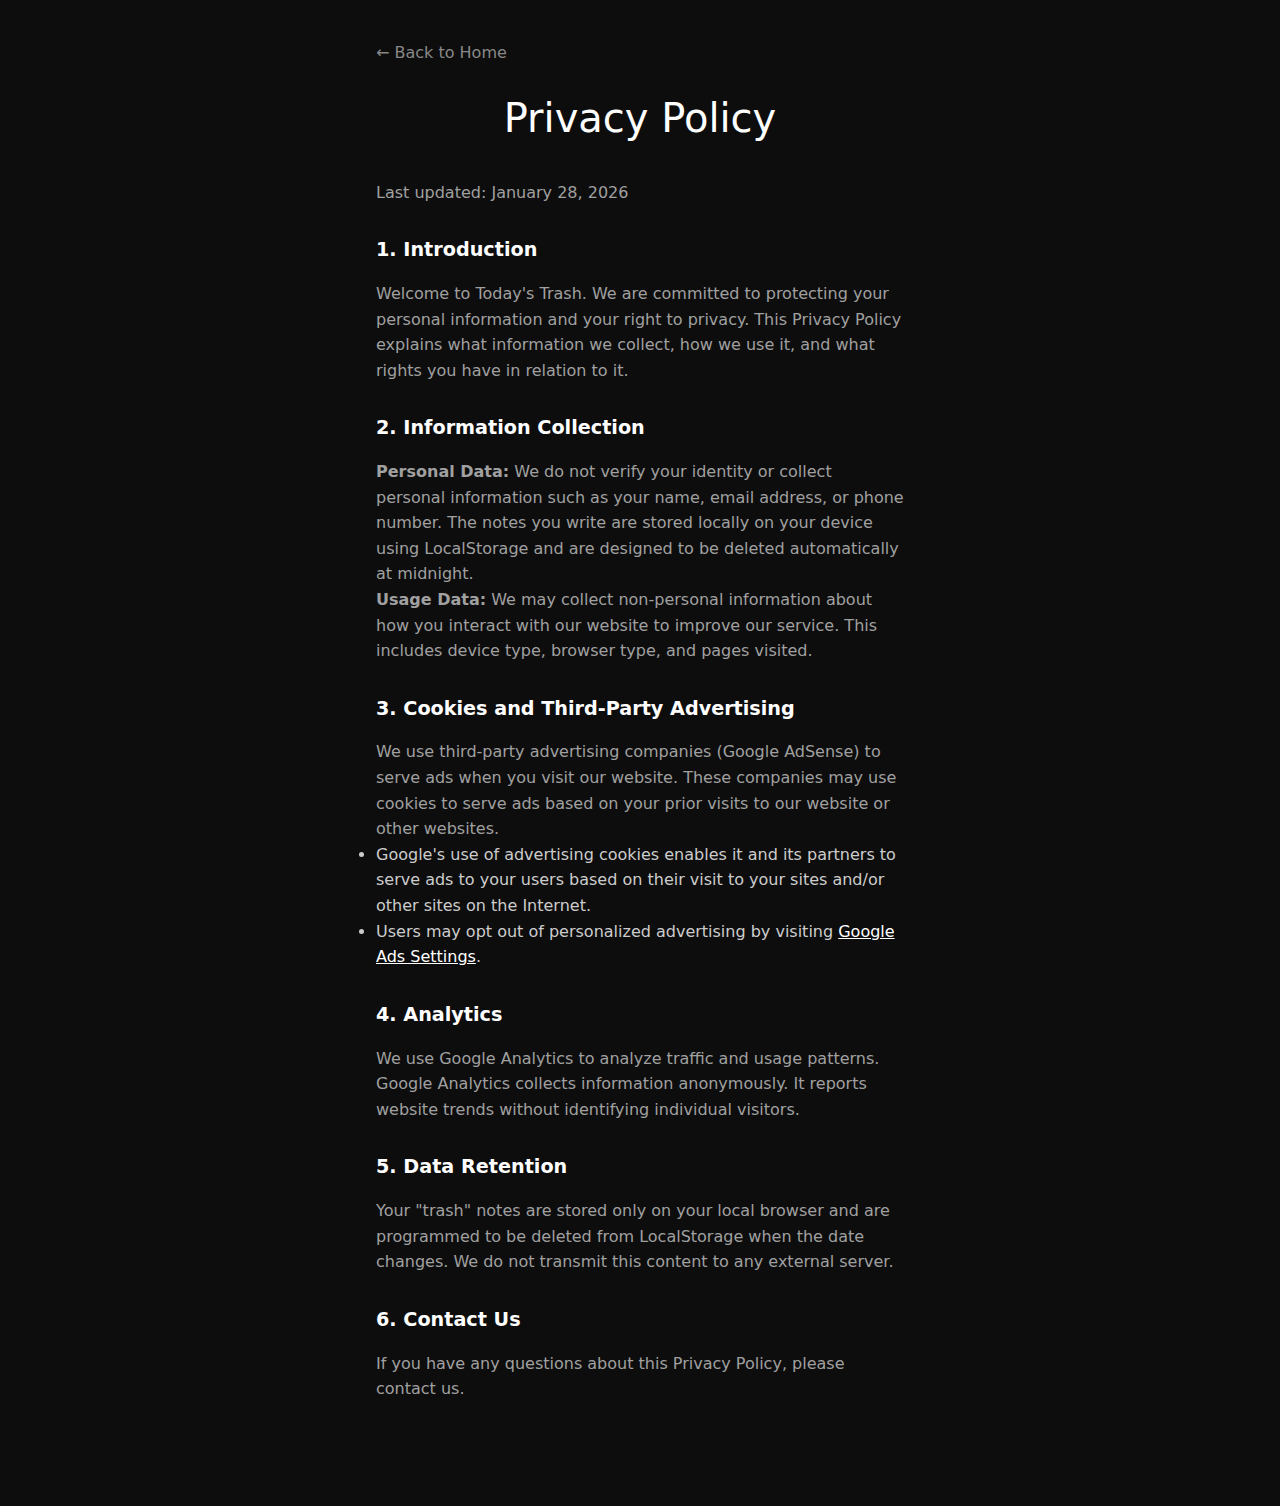
<file: privacy.html>
<!DOCTYPE html>
<html lang="en">

<head>
    <meta charset="UTF-8">
    <meta name="viewport" content="width=device-width, initial-scale=1.0">
    <title>Privacy Policy - Today's Trash</title>
    <link rel="stylesheet" href="styles.css">
    <style>
        .policy-container {
            max-width: 800px;
            margin: 0 auto;
            padding: 40px 20px;
            color: #ccc;
            line-height: 1.6;
        }

        h1 {
            color: #fff;
            margin-bottom: 30px;
        }

        h2 {
            color: #fff;
            margin-top: 30px;
            margin-bottom: 15px;
            font-size: 1.2rem;
        }

        a {
            color: #fff;
            text-decoration: underline;
        }

        .back-link {
            display: inline-block;
            margin-bottom: 20px;
            color: #888;
            text-decoration: none;
        }
    </style>
</head>

<body>
    <div class="app-container">
        <div class="policy-container">
            <a href="/" class="back-link">← Back to Home</a>

            <h1>Privacy Policy</h1>
            <p>Last updated: January 28, 2026</p>

            <h2>1. Introduction</h2>
            <p>Welcome to Today's Trash. We are committed to protecting your personal information and your right to
                privacy. This Privacy Policy explains what information we collect, how we use it, and what rights you
                have in relation to it.</p>

            <h2>2. Information Collection</h2>
            <p><strong>Personal Data:</strong> We do not verify your identity or collect personal information such as
                your name, email address, or phone number. The notes you write are stored locally on your device using
                LocalStorage and are designed to be deleted automatically at midnight.</p>
            <p><strong>Usage Data:</strong> We may collect non-personal information about how you interact with our
                website to improve our service. This includes device type, browser type, and pages visited.</p>

            <h2>3. Cookies and Third-Party Advertising</h2>
            <p>We use third-party advertising companies (Google AdSense) to serve ads when you visit our website. These
                companies may use cookies to serve ads based on your prior visits to our website or other websites.</p>
            <ul>
                <li>Google's use of advertising cookies enables it and its partners to serve ads to your users based on
                    their visit to your sites and/or other sites on the Internet.</li>
                <li>Users may opt out of personalized advertising by visiting <a
                        href="https://www.google.com/settings/ads" target="_blank">Google Ads Settings</a>.</li>
            </ul>

            <h2>4. Analytics</h2>
            <p>We use Google Analytics to analyze traffic and usage patterns. Google Analytics collects information
                anonymously. It reports website trends without identifying individual visitors.</p>

            <h2>5. Data Retention</h2>
            <p>Your "trash" notes are stored only on your local browser and are programmed to be deleted from
                LocalStorage when the date changes. We do not transmit this content to any external server.</p>

            <h2>6. Contact Us</h2>
            <p>If you have any questions about this Privacy Policy, please contact us.</p>
        </div>
    </div>
</body>

</html>
</file>
<file: styles.css>
:root {
    --bg-color: #0d0d0d;
    --text-primary: #f2f2f2;
    --text-secondary: #a0a0a0;
    --accent-color: #ffffff;
    --danger-color: #ff4d4d;
    --card-bg: rgba(255, 255, 255, 0.03);
    --card-border: rgba(255, 255, 255, 0.05);
    --input-bg: rgba(255, 255, 255, 0.05);
    --input-focus-border: rgba(255, 255, 255, 0.2);
    --font-family: 'Pretendard', 'Inter', -apple-system, BlinkMacSystemFont, system-ui, sans-serif;
    
    --spacing-xs: 0.5rem;
    --spacing-sm: 1rem;
    --spacing-md: 2rem;
    --spacing-lg: 4rem;
    
    --radius-md: 12px;
    --radius-lg: 20px;
}

* {
    margin: 0;
    padding: 0;
    box-sizing: border-box;
}

body {
    background-color: var(--bg-color);
    color: var(--text-primary);
    font-family: var(--font-family);
    min-height: 100vh;
    overflow-x: hidden;
    line-height: 1.6;
    display: flex;
    justify-content: center;
}

/* Background Effects */
.background-effects {
    position: fixed;
    top: 0;
    left: 0;
    width: 100%;
    height: 100%;
    z-index: -1;
    overflow: hidden;
    pointer-events: none;
}

.gradient-blob {
    position: absolute;
    width: 600px;
    height: 600px;
    border-radius: 50%;
    filter: blur(100px);
    opacity: 0.15;
    animation: drift 20s infinite alternate cubic-bezier(0.4, 0, 0.2, 1);
}

.blob-1 {
    top: -10%;
    left: -10%;
    background: radial-gradient(circle, #4a4a4a, transparent);
}

.blob-2 {
    bottom: -10%;
    right: -10%;
    background: radial-gradient(circle, #2a2a2a, transparent);
    animation-delay: -10s;
}

@keyframes drift {
    0% { transform: translate(0, 0) scale(1); }
    100% { transform: translate(50px, 50px) scale(1.1); }
}

/* Layout */
.app-container {
    width: 100%;
    max-width: 600px;
    padding: 0 var(--spacing-sm);
    padding-bottom: var(--spacing-lg);
    display: flex;
    flex-direction: column;
    align-items: center;
}

/* Typography */
h1 {
    font-size: 2.5rem;
    font-weight: 300;
    /* letter-spacing: -0.02em; */
    margin-bottom: var(--spacing-xs);
    text-align: center;
}

p {
    color: var(--text-secondary);
    font-size: 1rem;
    font-weight: 400;
}

/* Hero Section */
.hero-section {
    margin-top: var(--spacing-lg);
    margin-bottom: var(--spacing-lg);
    text-align: center;
    width: 100%;
}

#app-slogan {
    margin-bottom: var(--spacing-md);
    line-height: 1.6;
}

.timer-container {
    display: inline-flex;
    flex-direction: column;
    align-items: center;
    padding: var(--spacing-sm) var(--spacing-md);
    background: rgba(255, 255, 255, 0.03);
    border: 1px solid var(--card-border);
    border-radius: 100px;
    backdrop-filter: blur(10px);
}

#countdown-label {
    font-size: 0.75rem;
    text-transform: uppercase;
    letter-spacing: 0.1em;
    opacity: 0.7;
    margin-bottom: 4px;
}

#countdown-timer {
    font-family: 'Inter', monospace;
    font-variant-numeric: tabular-nums;
    font-size: 1.25rem;
    font-weight: 500;
    color: var(--text-primary);
}

/* Input Section */
.input-section {
    width: 100%;
    margin-bottom: var(--spacing-lg);
}

.input-wrapper {
    background: var(--input-bg);
    border: 1px solid var(--card-border);
    border-radius: var(--radius-lg);
    padding: var(--spacing-md);
    transition: all 0.3s cubic-bezier(0.25, 0.8, 0.25, 1);
}

.input-wrapper:focus-within {
    background: rgba(255, 255, 255, 0.08);
    border-color: var(--input-focus-border);
    box-shadow: 0 0 30px rgba(0,0,0,0.3);
}

textarea {
    width: 100%;
    min-height: 120px;
    background: transparent;
    border: none;
    resize: none;
    color: var(--text-primary);
    font-size: 1.1rem;
    font-family: var(--font-family);
    line-height: 1.6;
    outline: none;
}

textarea::placeholder {
    color: rgba(255, 255, 255, 0.3);
}

.input-footer {
    display: flex;
    justify-content: space-between;
    align-items: center;
    margin-top: var(--spacing-sm);
}

#char-count {
    font-size: 0.875rem;
    color: rgba(255, 255, 255, 0.3);
    font-family: 'Inter', monospace;
}

button {
    cursor: pointer;
    border: none;
    padding: 12px 24px;
    border-radius: 100px;
    font-size: 0.95rem;
    font-weight: 500;
    font-family: var(--font-family);
    transition: all 0.2s cubic-bezier(0.25, 0.8, 0.25, 1);
}

#btn-throw {
    background: var(--text-primary);
    color: var(--bg-color);
}

#btn-throw:hover:not(:disabled) {
    transform: translateY(-2px);
    box-shadow: 0 5px 15px rgba(255, 255, 255, 0.15);
}

#btn-throw:active:not(:disabled) {
    transform: translateY(0);
}

#btn-throw:disabled {
    opacity: 0.3;
    cursor: not-allowed;
    transform: none;
}

/* List Section */
.list-section {
    width: 100%;
}

.trash-grid {
    display: grid;
    gap: var(--spacing-sm);
    grid-template-columns: 1fr;
}

.trash-card {
    background: var(--card-bg);
    border: 1px solid var(--card-border);
    backdrop-filter: blur(10px);
    padding: var(--spacing-md);
    border-radius: var(--radius-md);
    animation: slideUp 0.6s cubic-bezier(0.2, 0.8, 0.2, 1) forwards;
    opacity: 0;
    transform: translateY(20px);
    transition: transform 0.3s ease;
}

.trash-card:hover {
    transform: scale(1.01);
    background: rgba(255, 255, 255, 0.05);
}

.trash-card p {
    color: var(--text-primary);
    font-size: 1rem;
    white-space: pre-wrap;
    word-break: break-word;
}

.trash-timestamp {
    display: block;
    margin-top: var(--spacing-sm);
    font-size: 0.75rem;
    color: rgba(255, 255, 255, 0.3);
    text-align: right;
}

/* Empty State */
.empty-state {
    text-align: center;
    padding: var(--spacing-lg) 0;
    opacity: 0.5;
    font-style: italic;
}

/* Footer */
footer {
    width: 100%;
    margin-top: var(--spacing-lg);
    text-align: center;
    border-top: 1px solid var(--card-border);
    padding-top: var(--spacing-md);
}

#footer-privacy {
    font-size: 0.8rem;
    margin-bottom: var(--spacing-sm);
    line-height: 1.5;
}

.copyright {
    font-size: 0.75rem;
    opacity: 0.5;
}

/* Modal */
.modal-overlay {
    position: fixed;
    top: 0;
    left: 0;
    width: 100%;
    height: 100%;
    background: rgba(0, 0, 0, 0.6);
    backdrop-filter: blur(8px);
    display: flex;
    justify-content: center;
    align-items: center;
    z-index: 1000;
    opacity: 0;
    pointer-events: none;
    transition: opacity 0.3s cubic-bezier(0.25, 0.8, 0.25, 1);
}

.modal-overlay:not(.hidden) {
    opacity: 1;
    pointer-events: auto;
}

.modal-content {
    background: #1a1a1a;
    width: 90%;
    max-width: 400px;
    padding: var(--spacing-md);
    border-radius: var(--radius-lg);
    border: 1px solid rgba(255, 255, 255, 0.1);
    text-align: center;
    transform: scale(0.95);
    transition: transform 0.3s cubic-bezier(0.34, 1.56, 0.64, 1);
    box-shadow: 0 20px 40px rgba(0, 0, 0, 0.4);
}

.modal-overlay:not(.hidden) .modal-content {
    transform: scale(1);
}

#modal-title {
    font-size: 1.25rem;
    margin-bottom: var(--spacing-sm);
    color: var(--text-primary);
}

#modal-body {
    margin-bottom: var(--spacing-md);
    line-height: 1.5;
}

.modal-actions {
    display: flex;
    gap: var(--spacing-sm);
    justify-content: center;
}

.btn-secondary {
    background: transparent;
    border: 1px solid rgba(255, 255, 255, 0.2);
    color: var(--text-primary);
}

.btn-secondary:hover {
    background: rgba(255, 255, 255, 0.1);
}

.btn-primary {
    background: var(--text-primary);
    color: var(--bg-color);
}

.btn-primary:hover {
    background: #ffffff;
    box-shadow: 0 0 15px rgba(255, 255, 255, 0.3);
}

/* Animations */
.fade-in {
    opacity: 0;
    animation: fadeIn 1s ease forwards;
}

.delay-1 { animation-delay: 0.2s; }
.delay-2 { animation-delay: 0.4s; }
.delay-3 { animation-delay: 0.6s; }
.delay-4 { animation-delay: 0.8s; }
.delay-5 { animation-delay: 1.0s; }

@keyframes fadeIn {
    to { opacity: 1; }
}

@keyframes slideUp {
    to { 
        opacity: 1; 
        transform: translateY(0);
    }
}

.hidden {
    display: none !important;
}

/* Particle Effects for Deletion */
canvas {
    position: fixed;
    top: 0;
    left: 0;
    pointer-events: none;
    z-index: 1001;
}

/* Scrollbar */
::-webkit-scrollbar {
    width: 6px;
}
::-webkit-scrollbar-track {
    background: transparent;
}
::-webkit-scrollbar-thumb {
    background: rgba(255, 255, 255, 0.2);
    border-radius: 10px;
}
::-webkit-scrollbar-thumb:hover {
    background: rgba(255, 255, 255, 0.4);
}
</file>
